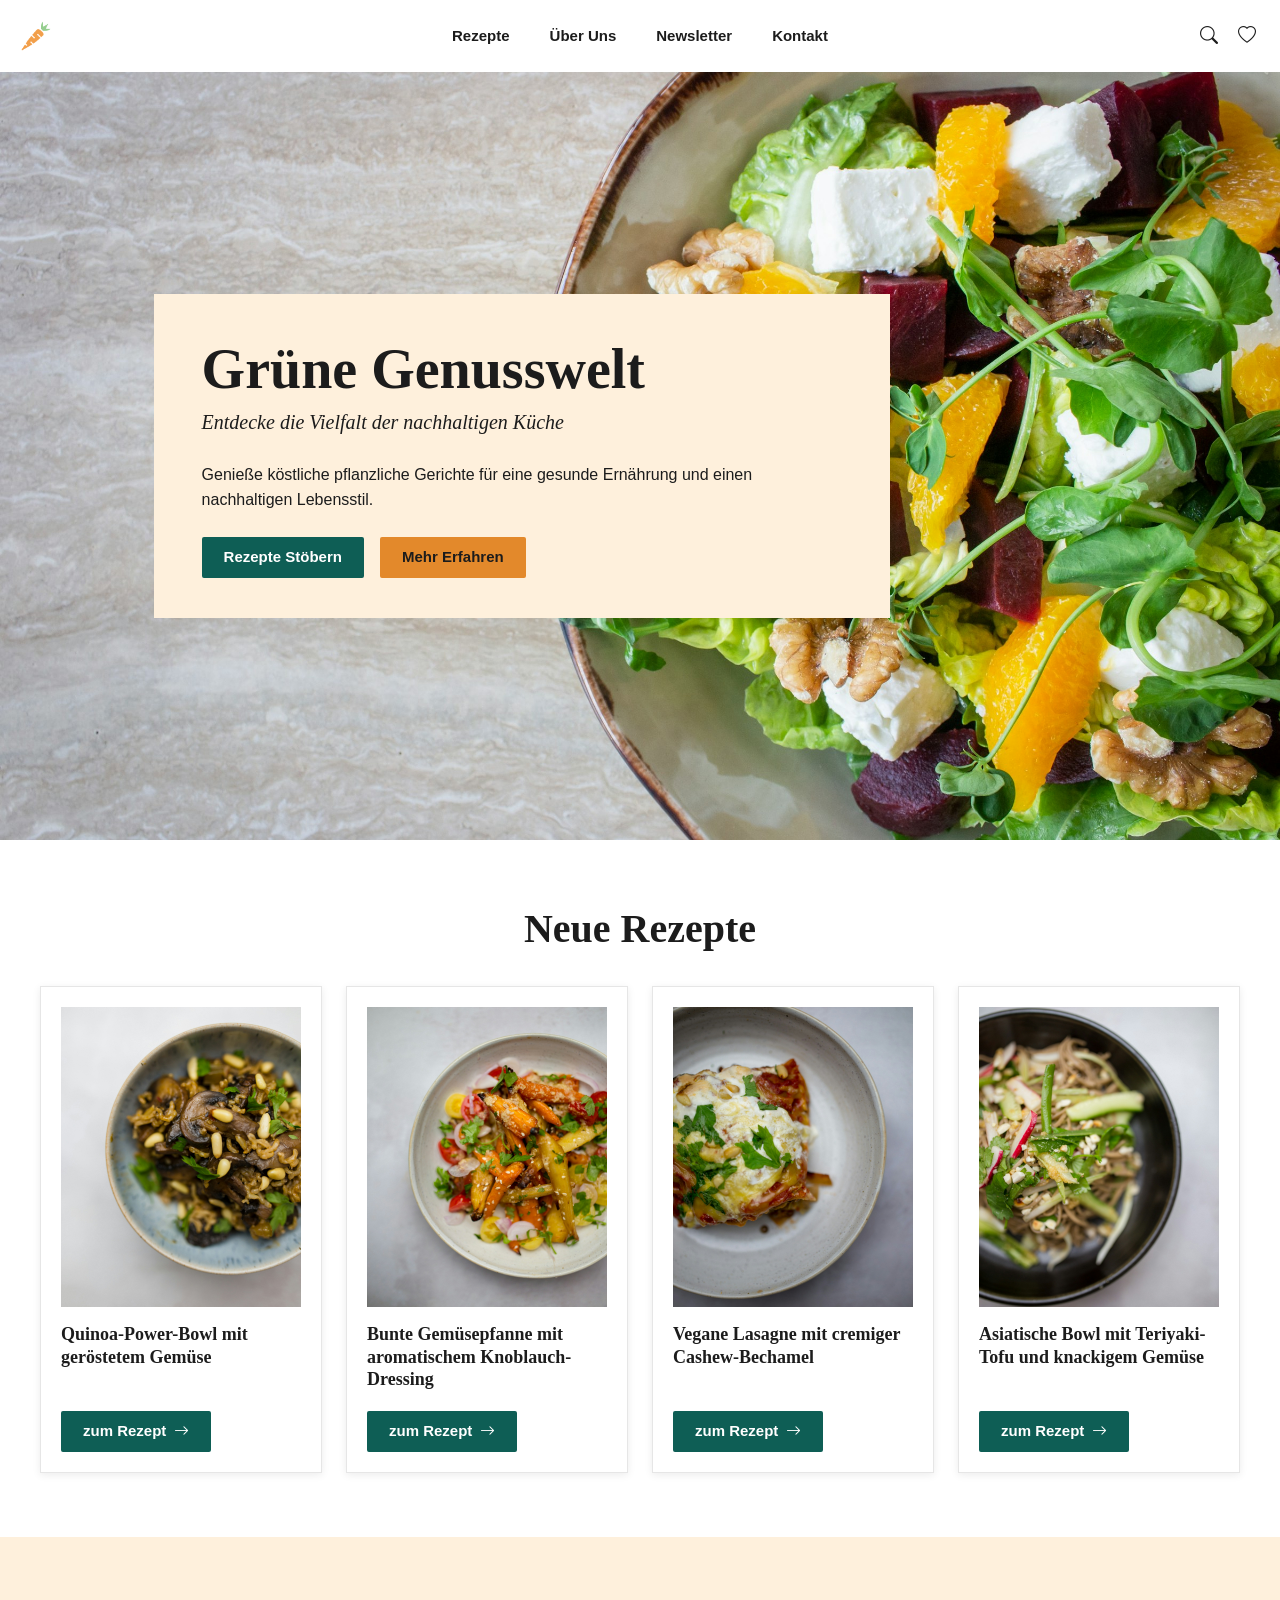
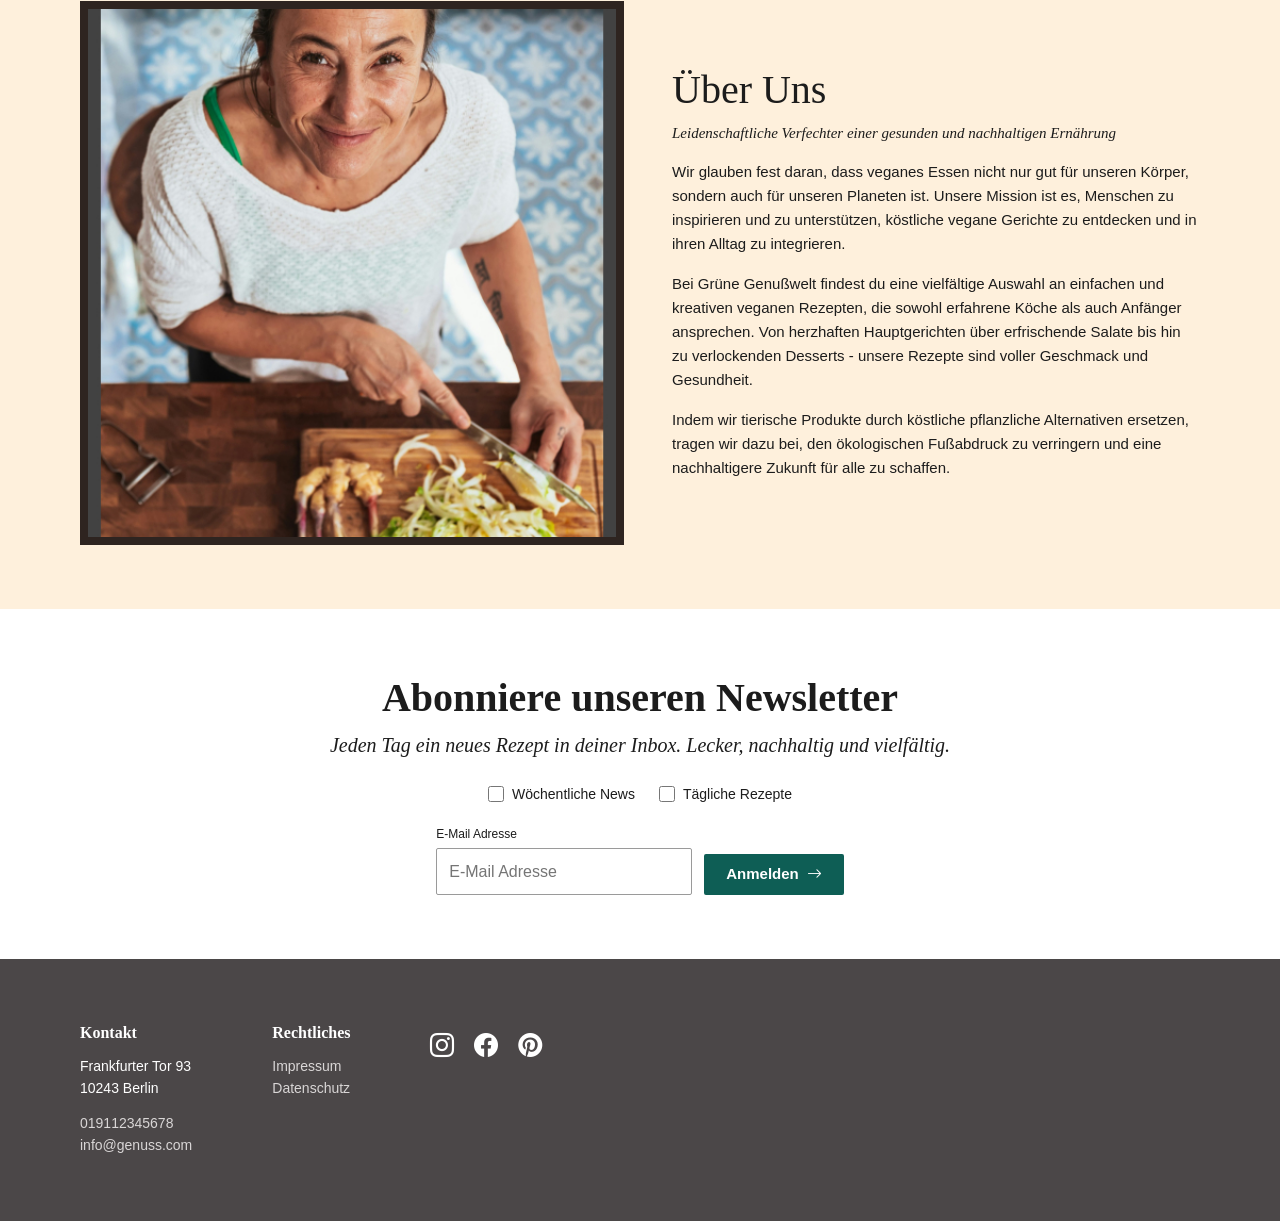
<file: gruene-genusswelt/index.html>
<!DOCTYPE html>
<html lang="de">

<head>
  <meta charset="UTF-8">
  <meta name="viewport" content="width=device-width, initial-scale=1.0">
  <title>Grüne Genusswelt</title>
  <meta name="description"
    content="Genieße köstliche pflanzliche Gerichte für eine gesunde Ernährung und einen nachhaltigen Lebensstil.">

  <meta name="author" content="Christine Hogg - karrieretutor.de">
  <link rel="icon" type="image/x-icon" href="images/gg-logo.png">
  <meta name="robots" content="index, follow">
  <link rel="stylesheet" href="assets/bootstrap-icons-1.13.2/bootstrap-icons.min.css">
  <link rel="stylesheet" href="css/fonts.css">
  <link rel="stylesheet" href="css/variables.css">
  <link rel="stylesheet" href="css/style_2.css">
  <link rel="stylesheet" href="css/sections_2.css">
</head>

<body>
  <header>
    <nav class="flex align-center px-2">
      <a aria-label="zur Startseite" href="index.html"><img src="img/g-g-logo.png" alt="gruene genusswelt logo"></a>
      <ul class="flex">
        <li><a href="#rezepte">Rezepte</a></li>
        <li><a href="#about">Über Uns</a></li>
        <li><a href="#newsletter">Newsletter</a></li>
        <li><a href="#kontakt">Kontakt</a></li>
      </ul>
      <div class="icons">
        <button aria-label="suche"><i class="bi bi-search"></i></button>
        <button aria-label="favoriten"> <i class="bi bi-heart"></i></button>
      </div>
      <button aria-label="menü" onclick="openNav()" class="hamburger"><i class="bi bi-list"></i></button>
      <!-- overlay -->
      <div id="myNav" class="class overlay px-2 py-2 display-none">
        <button onclick="closeNav()" class="closebtn"><i class="bi bi-x-lg"></i></button>
        <div class="overlay-content flex">
          <ul class="flex">
            <li><a onclick="closeNav()" href="#rezepte">Rezepte</a></li>
            <li><a onclick="closeNav()" href="#about">Über Uns</a></li>
            <li><a onclick="closeNav()" href="#newsletter">Newsletter</a></li>
            <li><a onclick="closeNav()" href="#kontakt">Kontakt</a></li>
          </ul>
        </div>
    </nav>

    </div>
  </header>
  <main>
    <section class="hero flex align-center">
      <div class="cta px-3 py-3 flex">
        <div>
          <div>
            <h1>Grüne Genusswelt</h1>
            <p class="subheading">Entdecke die Vielfalt der nachhaltigen Küche</p>
          </div>
          <br>
          <p>Genieße köstliche pflanzliche Gerichte für eine gesunde Ernährung und einen nachhaltigen
            Lebensstil.</p>
        </div>
        <div class="buttons-container flex">
          <a href="#rezepte" class="btn-primary btn">Rezepte Stöbern</a>
          <a href="#about" class="btn-secondary btn">Mehr Erfahren</a>
        </div>
      </div>
    </section>
    <!-- Neue Rezepte -->
    <section id="rezepte" class="neue-rezepte flex align-center py-4">
      <h2>Neue Rezepte</h2>
      <div class="card-container">
        <article class="card">
          <div>
            <img src="img/rezept-1.jpg" alt="Eine Quinoa-Power-Bowl mit geröstetem Gemüse">
            <h3>Quinoa-Power-Bowl mit geröstetem Gemüse</h3>
          </div>
          <a class="btn btn-primary" href="img/rezept-1.jpg">zum Rezept <i class="bi bi-arrow-right"></i></a>
        </article>
        <article class="card">
          <div>
            <img src="img/rezept-2.jpg" alt="Bunte Gemüsepfanne mit aromatischem Knoblauch-Dressing">
            <h3>Bunte Gemüsepfanne mit aromatischem Knoblauch-Dressing</h3>
          </div>
          <a class="btn btn-primary" href="">zum Rezept <i class="bi bi-arrow-right"></i></a>
        </article>
        <article class="card">
          <div>
            <img src="img/rezept-3.jpg" alt="Eine Vegane Lasagne mit cremiger Cashew-Bechamel">
            <h3>Vegane Lasagne mit cremiger Cashew-Bechamel</h3>
          </div>
          <a class="btn btn-primary" href="">zum Rezept <i class="bi bi-arrow-right"></i></a>
        </article>
        <article class="card">
          <div>
            <img src="img/rezept-4.jpg" alt="Eine Asiatische Bowl mit Teriyaki-Tofu und knackigem Gemüse">
            <h3>Asiatische Bowl mit Teriyaki-Tofu und knackigem Gemüse</h3>
          </div>
          <a class="btn btn-primary" href="">zum Rezept <i class="bi bi-arrow-right"></i></a>
        </article>
      </div>
    </section>
    <!-- Über Uns -->
    <section id="about" class="about flex justify-center align-center px-4 py-4">
      <div>
        <img src="img/gg-profile-pic.jpg" alt="Eine Person, die Gemüse schneidet">
      </div>
      <div class="about-text flex">
        <div>
          <h2>Über Uns</h2>
          <p class="subheading">Leidenschaftliche Verfechter einer gesunden und nachhaltigen Ernährung</p>
        </div>
        <p>Wir glauben fest daran, dass veganes Essen nicht nur gut für unseren Körper, sondern auch für unseren
          Planeten ist. Unsere Mission ist es, Menschen zu inspirieren und zu unterstützen, köstliche vegane
          Gerichte zu entdecken und in ihren Alltag zu integrieren.</p>
        <p>Bei Grüne Genußwelt findest du eine vielfältige Auswahl an einfachen und kreativen veganen Rezepten,
          die sowohl erfahrene Köche als auch Anfänger ansprechen. Von herzhaften Hauptgerichten über
          erfrischende Salate bis hin zu verlockenden Desserts - unsere Rezepte sind voller Geschmack und
          Gesundheit.</p>
        <p>Indem wir tierische Produkte durch köstliche pflanzliche Alternativen ersetzen, tragen wir dazu bei,
          den ökologischen Fußabdruck zu verringern und eine nachhaltigere Zukunft für alle zu schaffen.</p>
      </div>
    </section>
    <!-- Newsletter -->
    <section id="newsletter" class="newsletter flex justify-center text-align-center px-4 py-4">
      <div>
        <h2>Abonniere unseren Newsletter</h2>
        <p class="subheading">Jeden Tag ein neues Rezept in deiner Inbox. Lecker, nachhaltig und vielfältig.</p>
      </div>
      <form action="#" method="post" class="newsletter-form flex">
        <div class="checkboxes flex justify-center">
          <div class="checkbox-1 flex"><label for="weekly">Wöchentliche News</label>
            <input type="checkbox" name="weekly" id="weekly">
          </div>
          <div class="checkbox-2 flex"><label for="daily">Tägliche Rezepte</label>
            <input type="checkbox" name="daily" id="daily">
          </div>
        </div>
        <div class="anmelden flex justify-center">
          <div class="flex text-align-left">
            <label for="email">E-Mail Adresse</label>
            <input type="email" id="email" name="email" placeholder="E-Mail Adresse">
          </div>
          <button class="btn-primary btn" type="submit">Anmelden <i class="bi bi-arrow-right"></i></button>
        </div>
      </form>
    </section>
  </main>
  <footer id="kontakt" class="flex px-4 py-4">
    <div class="contact flex">
      <h4>Kontakt</h4>
      <address>Frankfurter Tor 93 <br>
        10243 Berlin</address>
      <div>
        <a href="tel:019112345678">019112345678</a><br>
        <a href="mailto:info@genuss.com">info@genuss.com</a>
      </div>
    </div>
    <div class="rechtliches flex">
      <h4>Rechtliches</h4>
      <ul>
        <li><a href="#">Impressum</a></li>
        <li><a href="#">Datenschutz</a></li>
      </ul>
    </div>
    <div class="social-icons flex">
      <a aria-label="instagram" href="#"><i class="bi bi-instagram"></i></a>
      <a aria-label="facebook" href="#"><i class="bi bi-facebook"></i></a>
      <a aria-label="instagram" href="#"><i class="bi bi-pinterest"></i></a>
    </div>
  </footer>
  <script>
    function openNav() {
      document.getElementById("myNav").classList.add("display-block");
      document.querySelector("main").style.filter= "brightness(45%)";
      document.querySelector("body").style.overflow= "hidden";
    }
    function closeNav() {
      document.getElementById("myNav").classList.remove("display-block");
      document.querySelector("main").style.filter = "brightness(100%)";
      document.querySelector("body").style.overflow = "visible";
    }
  </script>
</body>

</html>

</body>

</html>
</file>
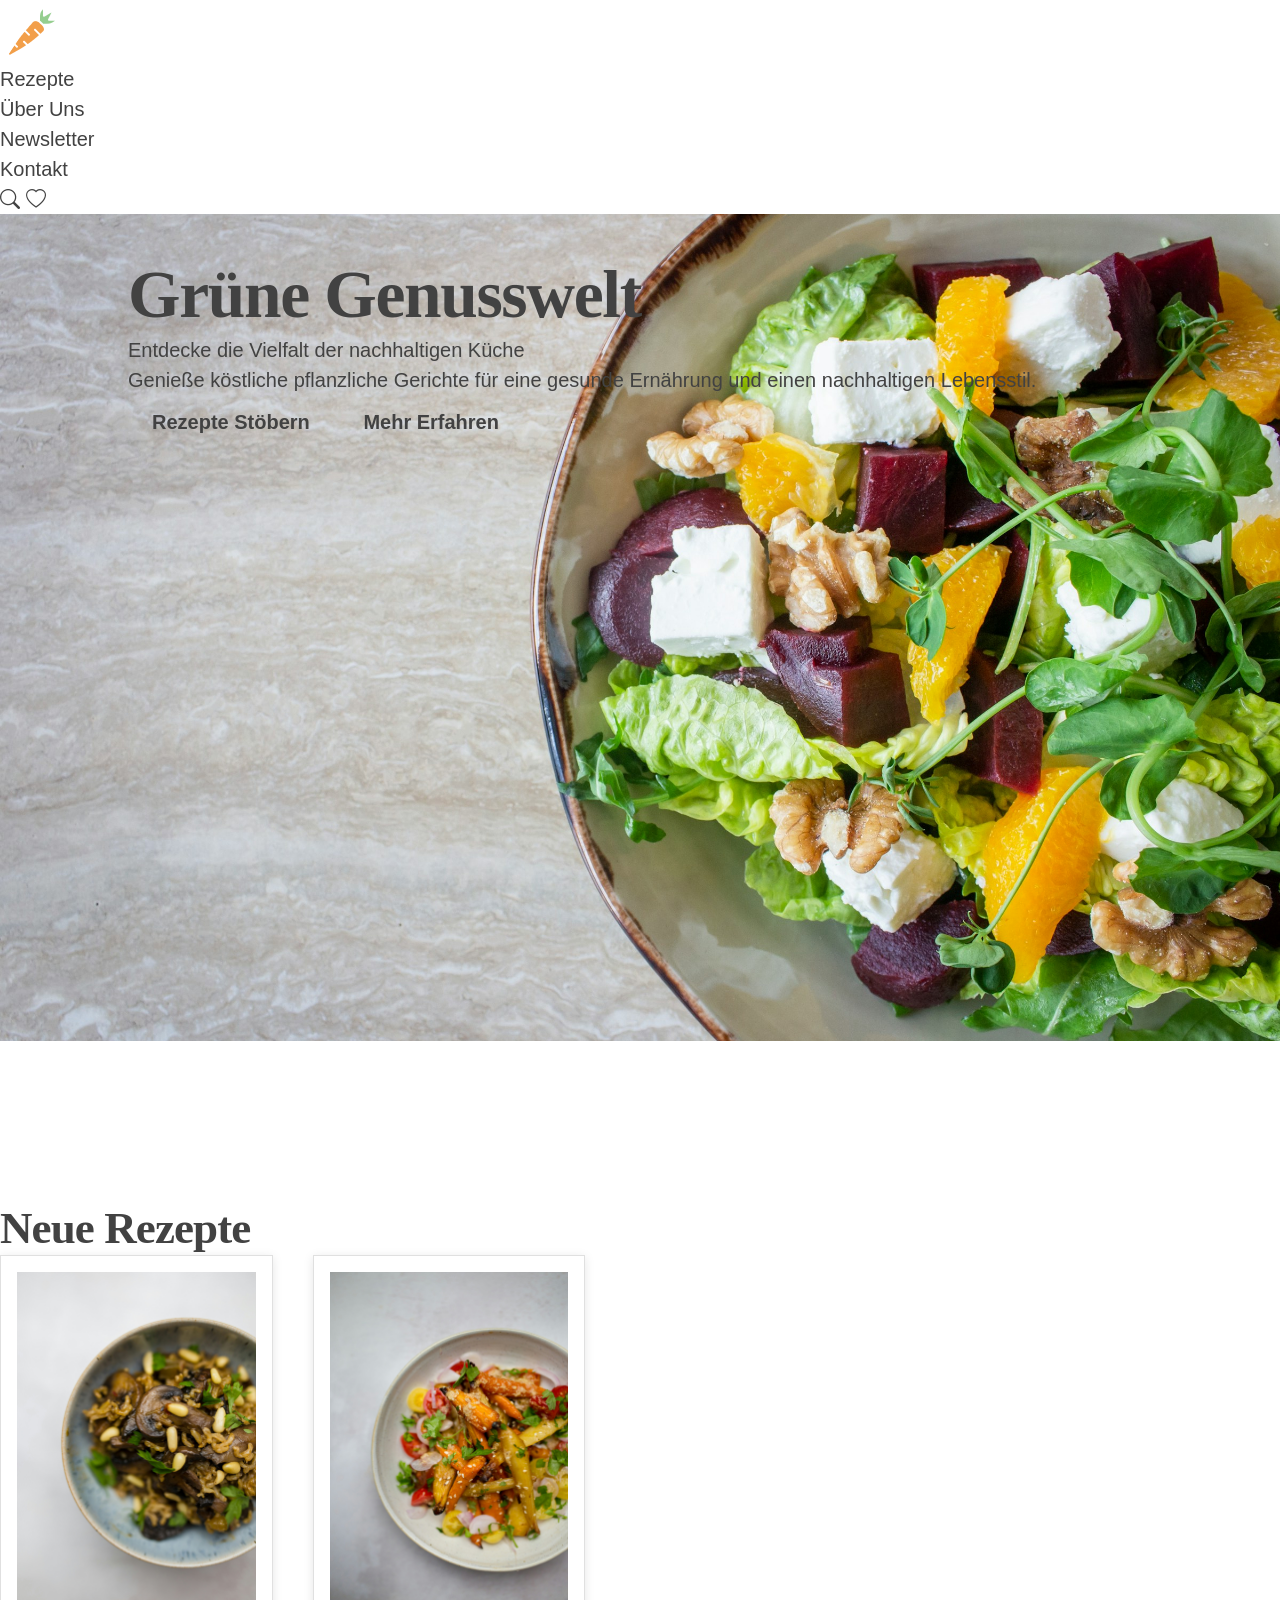
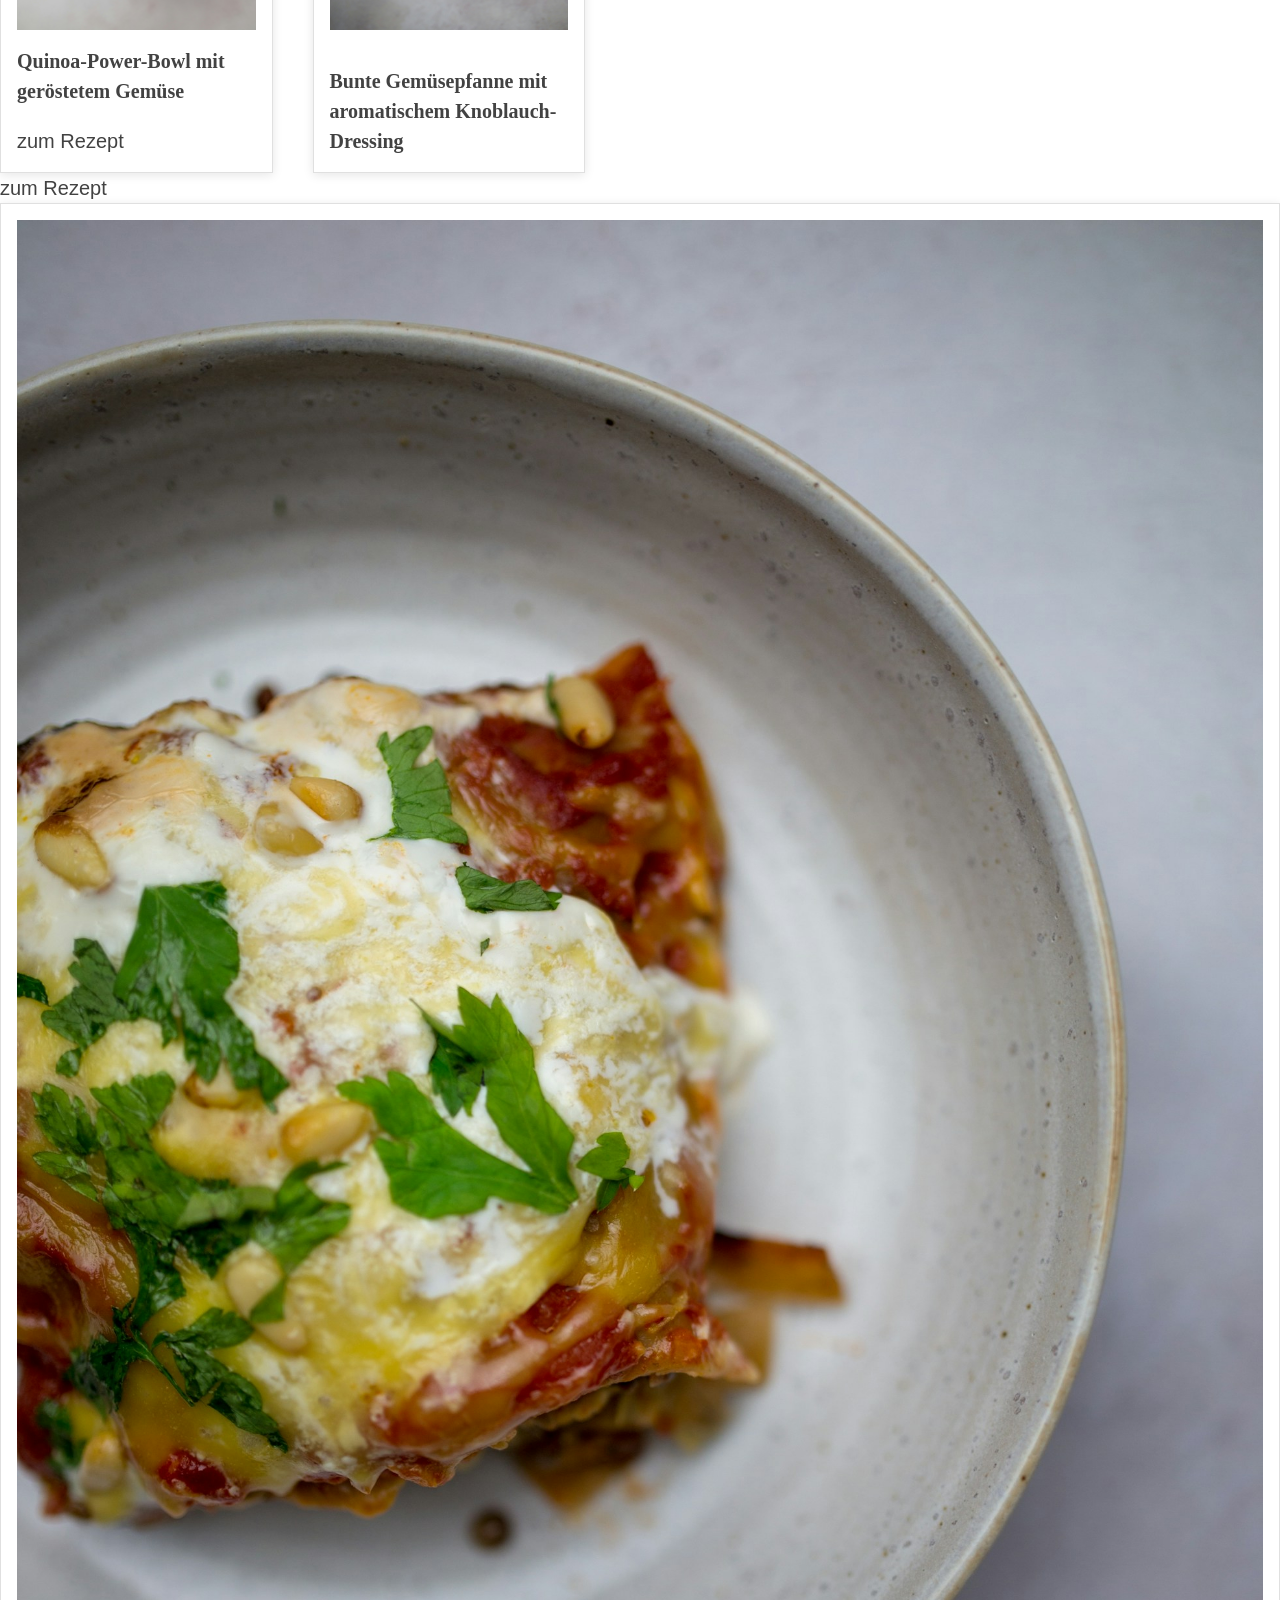
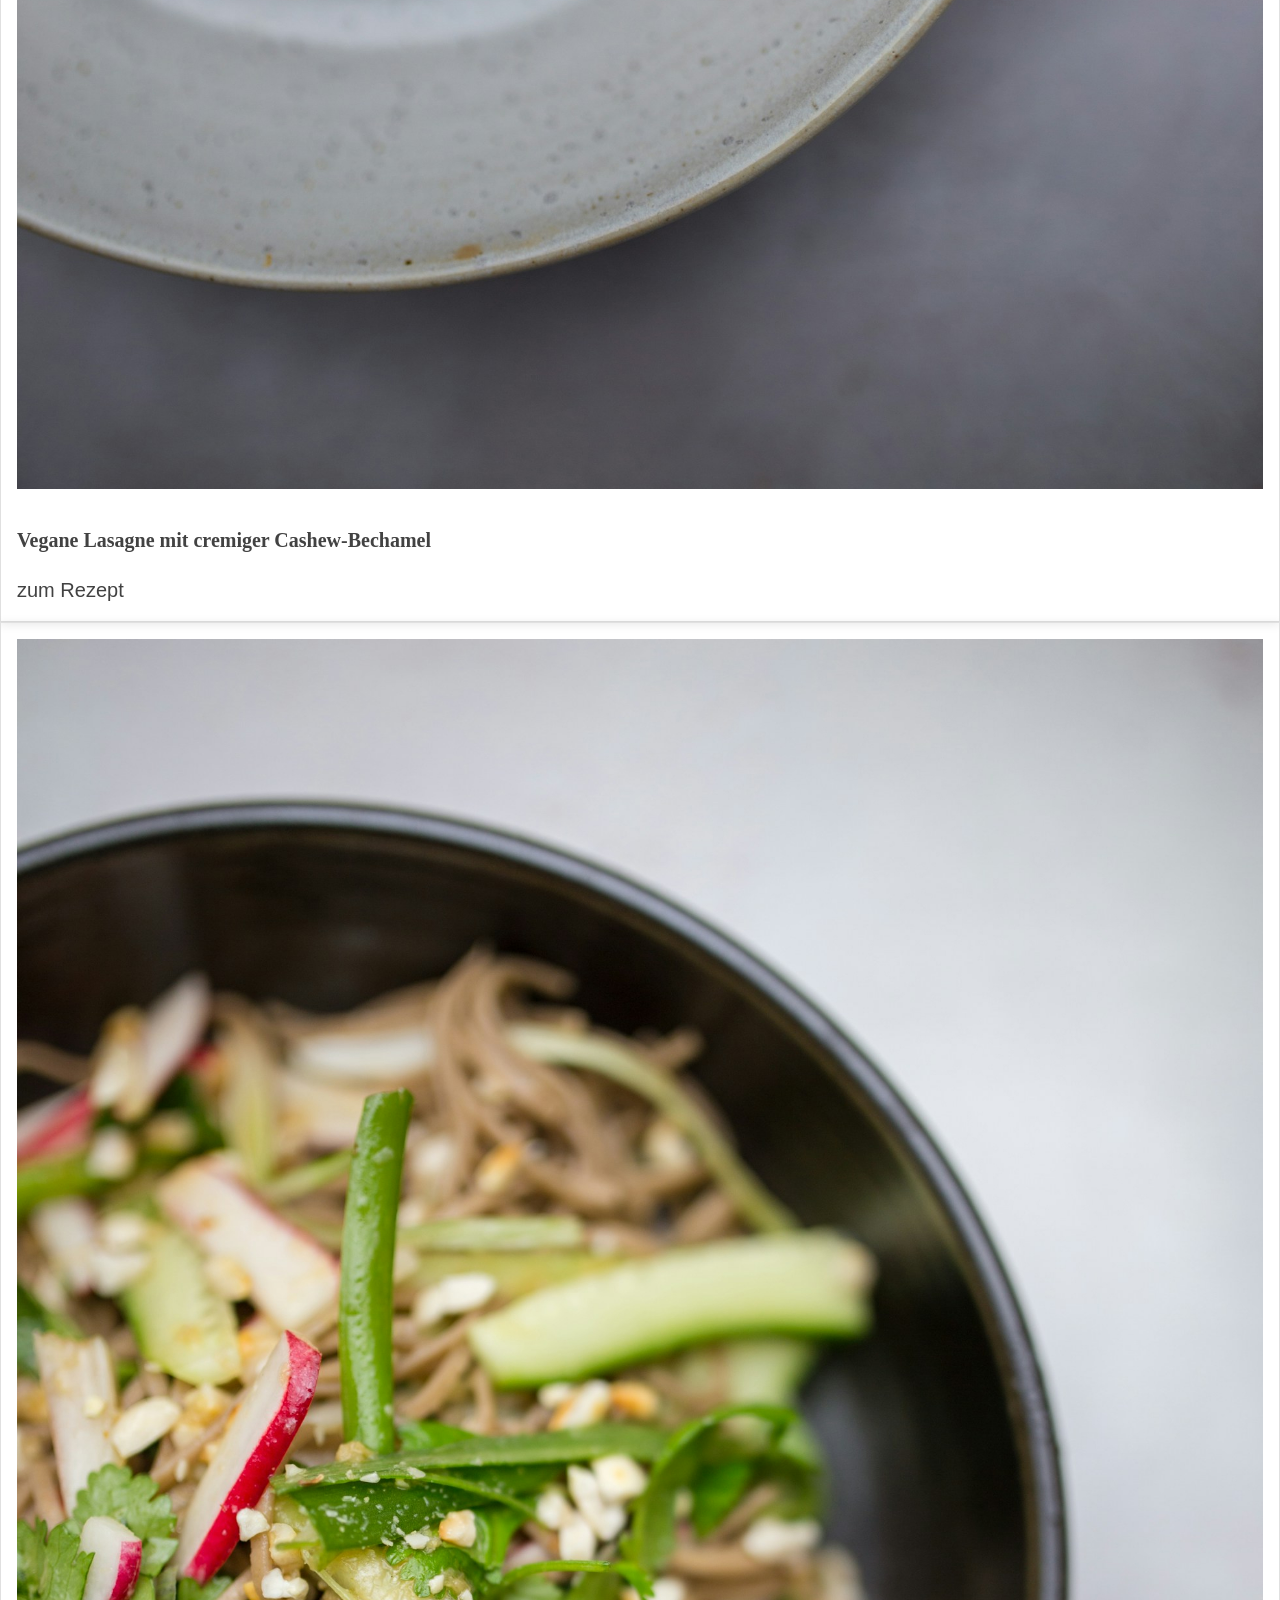
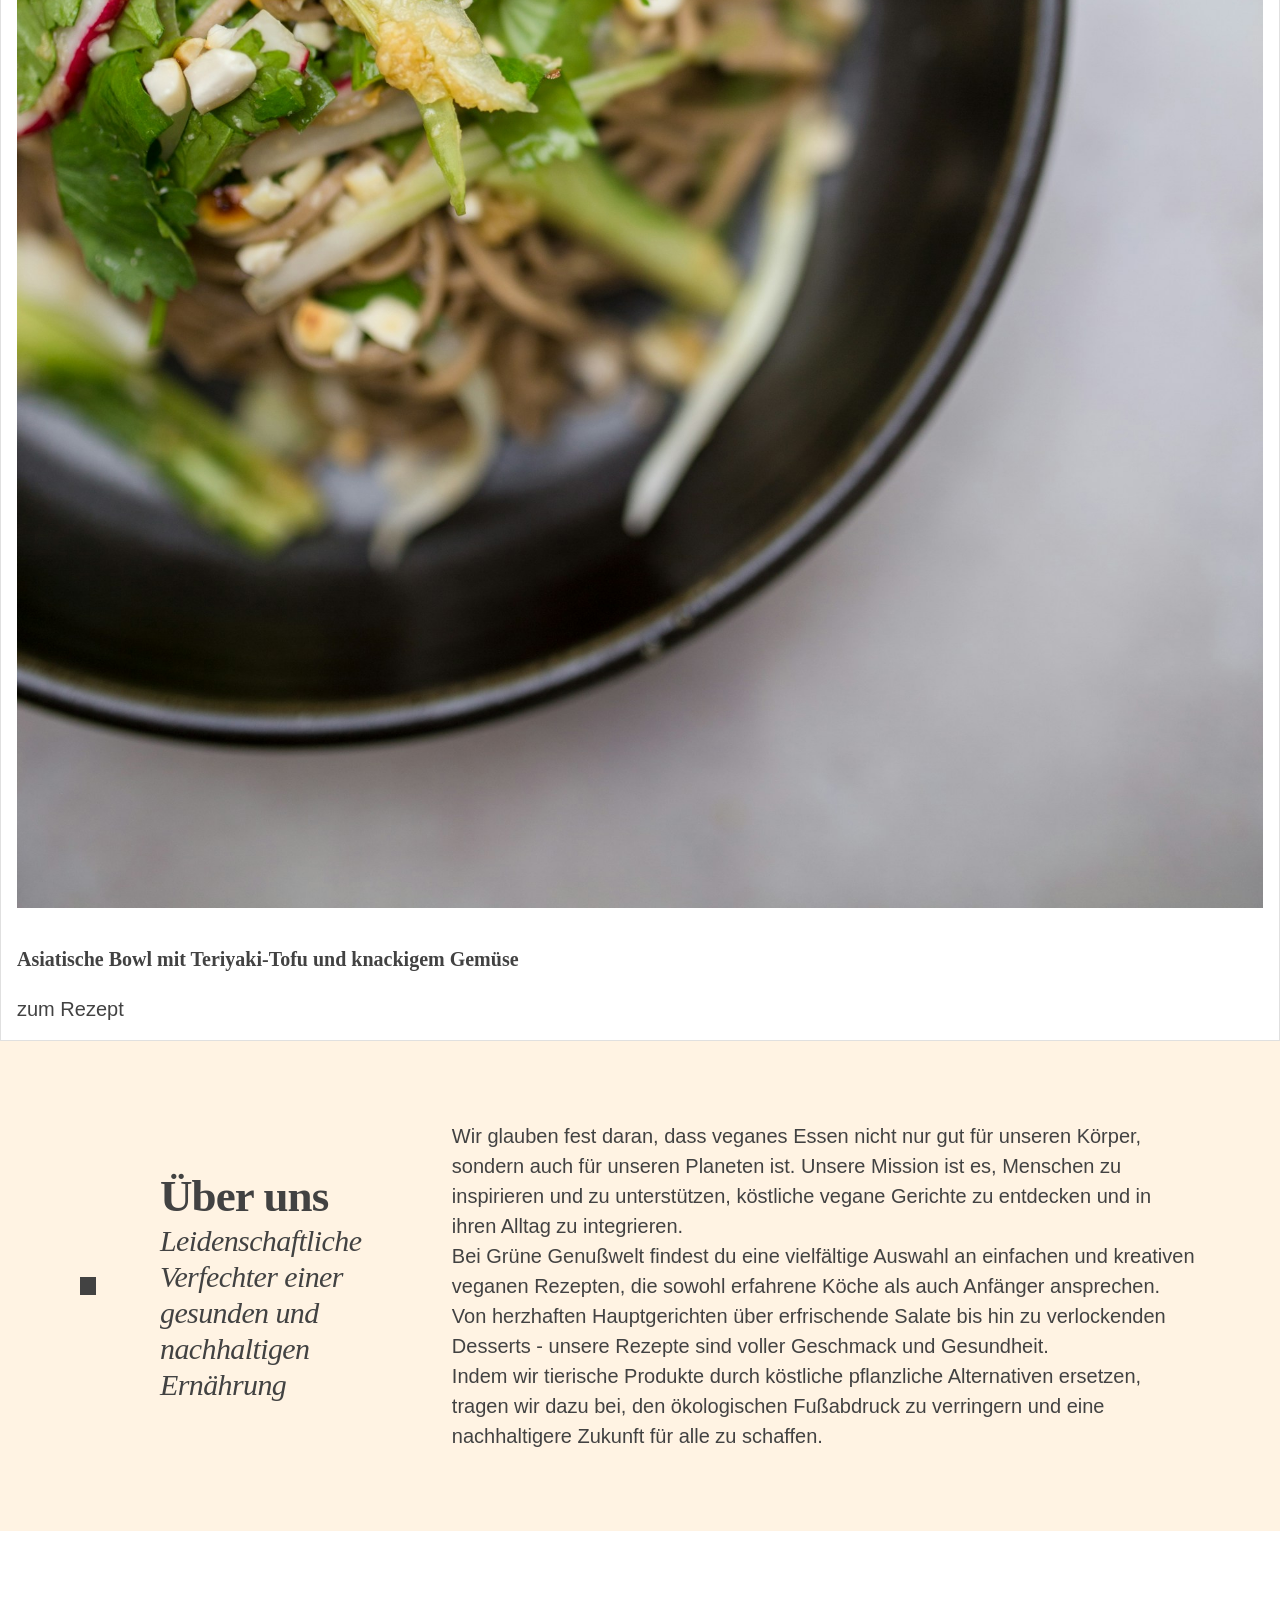
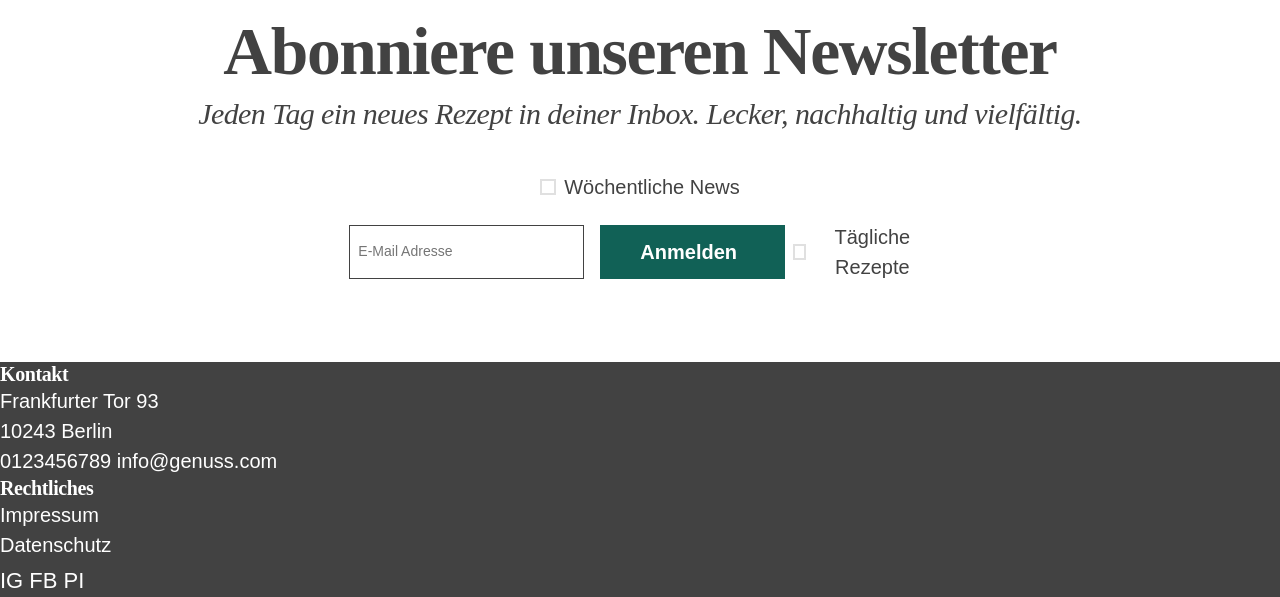
<file: gruene-genusswelt/.index.html>
<!DOCTYPE html>
<html lang="de">

<head>
  <meta charset="UTF-8">
  <meta name="viewport" content="width=device-width, initial-scale=1">
  <title>Grüne Genusswelt</title>
  <meta name="description"
    content="Genieße köstliche pflanzliche Gerichte für eine gesunde Ernährung und einen nachhaltigen Lebensstil.">
  <meta name="author" content="Anna - karrieretutor.de">
  <link rel="icon" type="image/x-icon" href="../gruene-genusswelt/img/g-g-logo.png">
  <meta name="robots" content="index, follow">
  <link rel="stylesheet" href="assets/bootstrap-icons-1.13.2/bootstrap-icons.min.css">
  <link rel="stylesheet" href="css/fonts.css">
  <link rel="stylesheet" href="css/variables.css">
  <link rel="stylesheet" href="css/style.css">
  <link rel="stylesheet" href="css/sections.css">
</head>

<body>

  <header class="header">
    <a href="index.html" class="logo" aria-label="index.html"><img src="img/carrot-logo.png" alt="Karotten-Logo"></a>
    <nav>
      <ul class="nav-list">
        <li><a href="#rezepte">Rezepte</a></li>
        <li><a href="#about">Über Uns</a></li>
        <li><a href="#newsletter">Newsletter</a></li>
        <li><a href="#kontakt">Kontakt</a></li>
      </ul>
    </nav>
    <div>
      <i class="bi bi-search"></i>
      <i class="bi bi-heart"></i>
    </div>
  </header>

  <main>
    <section class="hero">
      <div class="hero-box">
        <h1>Grüne Genusswelt</h1>
        <p class="byline">Entdecke die Vielfalt der nachhaltigen Küche</p>
        <p>Genieße köstliche pflanzliche Gerichte für eine gesunde Ernährung und einen nachhaltigen Lebensstil.</p>
        <div class="hero-buttons">
          <a href="#rezepte" class="btn btn-green">Rezepte Stöbern</a>
          <a href="#about" class="btn btn-yellow">Mehr Erfahren</a>
        </div>
      </div>
    </section>

    <!-- neue Rezepte -->
    <section class="neue-rezepte flex align-center py-4"></section>
    <h2>Neue Rezepte</h2>
    <div class="card-container">
      <article class="card">
        <div>
          <img src="img/rezept-1.jpg" alt="eine bowl">
          <h3>Quinoa-Power-Bowl mit geröstetem Gemüse</h3>
        </div>
        <a href="">zum Rezept <i class="bi-bi-arrow-right"></i></a>
      </article>
      <article class="card"> <img src="img/rezept-2.jpg" alt="eine bowl">
        <h3>Bunte Gemüsepfanne mit aromatischem Knoblauch-Dressing</h3>
    </div>
    <a href="">zum Rezept <i class="bi-bi-arrow-right"></i></a></article>
    <article class="card"> <img src="img/rezept-3.jpg" alt="eine bowl">
      <h3>Vegane Lasagne mit cremiger Cashew-Bechamel</h3>
      </div>
      <a href="">zum Rezept <i class="bi-bi-arrow-right"></i></a>
    </article>
    <article class="card"> <img src="img/rezept-4.jpg" alt="eine bowl">
      <h3>Asiatische Bowl mit Teriyaki-Tofu und knackigem Gemüse</h3>
      </div>
      <a href="">zum Rezept <i class="bi-bi-arrow-right"></i></a>
    </article>
    </div>
    </section>
    <!-- über Uns -->
    <section class="about flex justify-center align-center px-4 py-4">
      <div>
        <img src="img/gg-profile-pic.jpg" alt="eine person die gemüse schneidet">
      </div>
      <div class="about text">
        <h2>Über uns</h2>
        <p class="subheading">Leidenschaftliche Verfechter einer gesunden und nachhaltigen Ernährung</p>
      </div>
      <div>
        <p>Wir glauben fest daran, dass veganes Essen nicht nur gut für unseren Körper, sondern auch für unseren
          Planeten ist. Unsere Mission ist es, Menschen zu inspirieren und zu unterstützen, köstliche vegane Gerichte zu
          entdecken und in ihren Alltag zu integrieren.
        </p>
        <p>Bei Grüne Genußwelt findest du eine vielfältige Auswahl an einfachen und kreativen veganen Rezepten, die
          sowohl erfahrene Köche als auch Anfänger ansprechen. Von herzhaften Hauptgerichten über erfrischende Salate
          bis hin zu verlockenden Desserts - unsere Rezepte sind voller Geschmack und Gesundheit.
        </p>
        <p>Indem wir tierische Produkte durch köstliche pflanzliche Alternativen ersetzen, tragen wir dazu bei, den
          ökologischen Fußabdruck zu verringern und eine nachhaltigere Zukunft für alle zu schaffen.</p>
      </div>
    </section>
    <!-- newsletter -->
    <section class="newsletter flex justify-center text-align-center px-4 py-4">
      <div>
        <h2>Abonniere unseren Newsletter</h2>
        <p class="subheading">Jeden Tag ein neues Rezept in deiner Inbox. Lecker, nachhaltig und vielfältig.</p>
      </div>
      <form action="#" method="post" class="newsletter-form flex">
        <div class="checkboxes flex justify-center">
          <div- class="checkbox-1 flex">
            <label for="weekly">Wöchentliche News</label>
            <input type="checkbox" name="weekly" id="weekly">
        </div>
        <div- class="checkbox-2 flex">
          <label for="daily">Tägliche Rezepte</label>
          <input type="checkbox" name="daily" id="daily">
          </div>
          <div class="anmelden flex justify-center">
            <div class="flex text-align-left">
              <label for="email">E-Mail Adresse</label>
              <input type="email" name="email" id="email" placeholder="E-Mail Adresse">
            </div>
            <button class="btn-primary btn" type="submit">Anmelden <ic class="bi-bi-arrow-right"></i></button>

          </div>
      </form>
    </section>
  </main>
  <footer>
    <div class="contact">
      <h4>Kontakt</h4>
      <address>
        <p>Frankfurter Tor 93<br>10243 Berlin</p>
        <a href="tel:0123456789">0123456789</a>
        <a href="mailto:info@genuss.com">info@genuss.com</a>
      </address>

    </div>
    <div class="rechtliches">
      <h4>Rechtliches</h4>
      <ul>
        <li><a href="#">Impressum</a></li>
        <li><a href="#">Datenschutz</a></li>
      </ul>

    </div>
    <div class="social-icons">
      <a href="#" aria-label="Instagram">IG</a>
      <a href="#" aria-label="Facebook">FB</a>
      <a href="#" aria-label="Pinterest">PI</a>

    </div>

  </footer>
</body>

</html>
</file>
<file: gruene-genusswelt/css/fonts.css>
@font-face {
    font-family: 'Hind Mandurai';
    src: url(../fonts/HindMandurai-Regular.woff2)
    format ('woff2'), url ('../fonts/HindManudrai-Regular.woff') format ('woff');
    font-weight: normal;
    font-style: normal;
    font-display: swap;
}
@font-face {
    font-family: 'Hind Mandurai';
    src: url(../fonts/HindMandurai-Bold.woff2)
    format ('woff2'), url ('../fonts/HindManudrai-Bold.woff') format ('woff');
    font-weight: bold;
    font-style: normal;
    font-display: swap;
}
@font-face {
    font-family: 'Libre Baskerville';
    src: url(../fonts/LibreBaskerville-Bold.woff2)
    format ('woff2'), url ('../fonts/LibreBaskerville-Bold.woff') format ('woff');
    font-weight: bold;
    font-style: normal;
    font-display: swap;
}
@font-face {
    font-family: 'Lora';
    src: url(../fonts/Lora-italic.woff2)
    format ('woff2'), url ('../fonts/Lora-italic.woff') format ('woff');
    font-weight: normal;
    font-style: italic;
    font-display: swap;
}
</file>
<file: gruene-genusswelt/css/variables.css>
/* Design Tokens laut Styleguide */
:root {
  /* Farben */
  --primary: #116156;   /* Logo, Call-to-actions, Highlights */
  --secondary: #edaa05; /* sekundäre CTAs */
  --base: #fff3e3;      /* Hintergrund */
  --light: #e0e0e0;     /* Checkbox */
  --dark: #424242;      /* Textfarbe */
  --white: #ffffff;

  /* Schriften */
  --font-head: "Libre Baskerville", Georgia, serif;
  --font-byline: "Lora", Georgia, serif;
  --font-body: "Hind Madurai", Arial, sans-serif;

  /* Typescale (1rem = 20px) */
  --fs-h1: 3.375rem;   /* 67,5px */
  --fs-h2: 2.25rem;    /* 45px */
  --fs-byline: 1.5rem; /* 30px */
  --fs-h3: 1.5rem;     /* 30px */
  --fs-h4: 1rem;       /* 20px */
  --fs-body: 1rem;     /* 20px */
  --ls-head: -0.02em;
  --lh-head: 1.2;
  --lh-body: 1.5;

  /* Spacing */
  --sp-08: 0.8rem; /* 16px */
  --sp-10: 1rem;   /* 20px */
  --sp-12: 1.2rem; /* 24px */
  --sp-20: 2rem;   /* 40px */
  --sp-24: 2.4rem; /* 48px */
  --sp-32: 3.2rem; /* 64px */
  --sp-40: 4rem;   /* 80px */

  /* Layout */
  --container: 60.5rem;
  --shadow-card: 0 2px 10px rgba(0, 0, 0, 0.1);
}
</file>
<file: gruene-genusswelt/css/style_2.css>
/* ==========================================================
   style.css – Reset, Basis, Utilities, Buttons, Header, Overlay-Menü
   Reihenfolge im HTML: fonts.css, variables.css, style.css, sections.css
   Variablennamen sind ANNAHMEN – Fallbackwerte nach dem Komma.
   Hinweis zur Spezifität: Elementselektoren (z. B. "header nav ul")
   verlieren gegen Klassen wie ".flex". Deshalb stehen unten teils
   Selektoren wie "ul.flex".
   ========================================================== */

/* ---------- Reset ---------- */
*,
*::before,
*::after {
    box-sizing: border-box;
    margin: 0;
    padding: 0;
}

html {
    scroll-behavior: smooth;
}

body {
    font-family: var(--font-body, "Hind Madurai", sans-serif);
    font-size: 1rem;
    line-height: 1.6;
    color: var(--color-text, #1c1c1c);
    background-color: var(--color-bg, #fff);
}

/* Scrollen der Seite sperren, solange das Overlay offen ist */
body:has(.overlay.display-block) {
    overflow: hidden;
}

img {
    display: block;
    max-width: 100%;
}

ul {
    list-style: none;
}

a {
    color: inherit;
    text-decoration: none;
}

button {
    font: inherit;
    color: inherit;
    background: none;
    border: none;
    cursor: pointer;
}

input,
label {
    font: inherit;
}

:focus-visible {
    outline: 3px solid var(--color-primary, #0e5e55);
    outline-offset: 2px;
}

/* ---------- Typografie ---------- */
h1,
h2,
h3,
h4 {
    font-family: var(--font-heading, "Libre Baskerville", serif);
    font-weight: 700;
    line-height: 1.25;
}

h1 { font-size: clamp(2rem, 5vw, 3.5rem); }
h2 { font-size: clamp(1.625rem, 3.5vw, 2.5rem); }
h3 { font-size: 1.125rem; }
h4 { font-size: 1.0625rem; }

.subheading {
    font-family: var(--font-subheading, "Lora", serif);
    font-size: clamp(1.0625rem, 2vw, 1.25rem);
    font-style: italic;
    line-height: 1.4;
}

/* ---------- Utilities (im HTML verwendet) ---------- */
.flex { display: flex; }
.align-center { align-items: center; }
.justify-center { justify-content: center; }
.text-align-center { text-align: center; }
.text-align-left { text-align: left; }

.px-2 { padding-inline: var(--space-2, 1rem); }
.px-3 { padding-inline: var(--space-3, 1.5rem); }
.px-4 { padding-inline: var(--space-4, 2rem); }
.py-2 { padding-block: var(--space-2, 1rem); }
.py-3 { padding-block: var(--space-3, 1.5rem); }
.py-4 { padding-block: var(--space-4, 2rem); }

@media (min-width: 1024px) {
    .px-4 { padding-inline: var(--space-6, 5rem); }
    .py-4 { padding-block: var(--space-6, 4rem); }
}

/* ---------- Buttons ---------- */
.btn {
    display: inline-flex;
    align-items: center;
    justify-content: center;
    gap: 0.5rem;
    padding: 0.6rem 1.25rem;
    border: 2px solid transparent;
    border-radius: var(--radius-btn, 0.125rem);
    font-family: var(--font-body, "Hind Madurai", sans-serif);
    font-size: 0.9375rem;
    font-weight: 600;
    line-height: 1.2;
    color: #fff;
    transition: background-color 0.2s, border-color 0.2s;
}

.btn-primary {
    background-color: var(--color-primary, #0e5e55);
    border-color: var(--color-primary, #0e5e55);
}

.btn-primary:hover {
    background-color: var(--color-primary-dark, #0a4640);
    border-color: var(--color-primary-dark, #0a4640);
}

.btn-secondary {
    background-color: var(--color-accent, #e3892b);
    border-color: var(--color-accent, #e3892b);
    color: var(--color-accent);
}

.btn-secondary:hover {
    background-color: var(--color-accent-dark, #c4731c);
    border-color: var(--color-accent-dark, #c4731c);
}

/* ---------- Header / Navigation ---------- */
header {
    position: sticky;
    top: 0;
    z-index: 10;
    background-color: var(--color-bg, #fff);
}

header nav {
    gap: 1rem;
    min-height: 4.5rem;
}

/* Logo und Icons je flex: 1 -> Linkliste sitzt mittig */
header nav > a {
    flex: 1 1 0;
}

header nav > a img {
    height: 2.5rem;
    width: auto;
}

header nav > ul.flex {
    gap: 2.5rem;
}

header nav > ul.flex a {
    font-size: 0.9375rem;
    font-weight: 700;
    padding-block: 0.25rem;
    border-bottom: 2px solid transparent;
    transition: border-color 0.2s;
}

header nav > ul.flex a:hover {
    border-bottom-color: var(--color-primary, #0e5e55);
}

header .icons {
    flex: 1 1 0;
    display: flex;
    justify-content: flex-end;
    gap: 0.25rem;
}

header .icons button,
.hamburger {
    border-radius: 50%;
    transition: background-color 0.2s;
}

header .icons button {
    font-size: 1.125rem;
    padding: 0.5rem;
}

header .icons button:hover,
.hamburger:hover {
    background-color: var(--color-light, #fef0dc);
}

/* Hamburger: nur mobil sichtbar */
.hamburger {
    display: none;
    font-size: 1.75rem;
    line-height: 1;
    padding: 0.375rem 0.5rem;
}

/* ---------- Overlay-Menü ---------- */
.overlay {
    position: fixed;
    inset: 0;
    z-index: 100;
    overflow-y: auto;
    background-color: var(--color-primary, #0e5e55);
    color: #fff;
}

.overlay .closebtn {
    position: absolute;
    top: 1rem;
    right: 1rem;
    padding: 0.5rem;
    font-size: 1.5rem;
    line-height: 1;
    color: #fff;
}

.overlay .overlay-content {
    min-height: 100%;
    align-items: center;
    justify-content: center;
}

.overlay .overlay-content ul {
    flex-direction: column;
    align-items: center;
    gap: 1.75rem;
    text-align: center;
}

.overlay .overlay-content a {
    font-family: var(--font-heading, "Libre Baskerville", serif);
    font-size: 1.5rem;
    font-weight: 700;
    padding-bottom: 0.25rem;
    border-bottom: 2px solid transparent;
}

.overlay .overlay-content a:hover,
.overlay .overlay-content a:focus-visible {
    border-bottom-color: #fff;
}

.overlay :focus-visible {
    outline-color: #fff;
}
</file>
<file: gruene-genusswelt/css/sections_2.css>
/* ==========================================================
   sections.css – Hero, Neue Rezepte, Über uns, Newsletter, Footer
   Breakpoints: Desktop ab 1024px, Tablet 768–1023px, Mobil bis 767px.
   Farbwerte (Fallbacks) sind aus den Screenshots geschätzt.
   sections.css lädt nach style.css: bei gleicher Spezifität gewinnt
   diese Datei gegenüber den Utilities (.px-*, .py-*).
   ========================================================== */

/* ---------- Hero ---------- */
.hero {
    min-height: min(60vw, 52rem);
    padding-inline: clamp(1.5rem, 12vw, 11rem);
    /* Bildpfad ANNAHME – an tatsächliche Datei anpassen */
    background: url("../img/gg-hero.jpg") center / cover no-repeat;
}

.hero .cta {
    flex-direction: column;
    gap: 1.5rem;
    width: 100%;
    max-width: 46rem;
    padding: 2.5rem 3rem;
    background-color: var(--color-light, #fef0dc);
    color: var(--color-text, #1c1c1c);
}

.hero .cta h1 {
    margin-bottom: 0.25rem;
}

.hero .buttons-container {
    flex-wrap: wrap;
    gap: 1rem;
}

/* ---------- Neue Rezepte ---------- */
.neue-rezepte {
    flex-direction: column;
    gap: 2rem;
    padding-inline: var(--space-4, 2rem);
    background-color: var(--color-bg, #fff);
}

.neue-rezepte .card-container {
    display: grid;
    grid-template-columns: repeat(4, 1fr);
    gap: 1.5rem;
    width: 100%;
    max-width: 75rem;
}

.neue-rezepte .card {
    display: flex;
    flex-direction: column;
    justify-content: space-between;
    gap: 1.25rem;
    padding: 1.25rem;
    background-color: #fff;
    border: 1px solid #e6e6e6;
    box-shadow: 0 2px 8px rgba(0, 0, 0, 0.08);
}

.neue-rezepte .card img {
    width: 100%;
    aspect-ratio: 4 / 5;
    object-fit: cover;
}

.neue-rezepte .card h3 {
    margin-top: 1rem;
}

.neue-rezepte .card .btn {
    align-self: flex-start;
}

/* ---------- Über uns ---------- */
.about {
    gap: 3rem;
    background-color: var(--color-light, #fef0dc);
}

.about > div:first-child {
    flex: 0 1 34rem;
}

.about > div:first-child img {
    width: 100%;
    aspect-ratio: 1 / 1;
    object-fit: cover;
    border: 0.5rem solid var(--color-frame, #2e2420);
}

.about .about-text {
    flex: 1 1 0;
    max-width: 38rem;
    flex-direction: column;
    gap: 1rem;
}

.about .about-text h2 {
    font-weight: 400;
    margin-bottom: 0.5rem;
}

.about .about-text p {
    font-size: 0.9375rem;
}

/* ---------- Newsletter ---------- */
.newsletter {
    flex-direction: column;
    align-items: center;
    gap: 1.5rem;
    background-color: var(--color-bg, #fff);
}

.newsletter .subheading {
    margin-top: 0.5rem;
}

.newsletter .newsletter-form {
    flex-direction: column;
    align-items: center;
    gap: 1.25rem;
    width: 100%;
}

.newsletter .checkboxes {
    flex-wrap: wrap;
    gap: 0.75rem 1.5rem;
}

/* Im HTML steht das Label vor der Checkbox; der Screenshot zeigt die
   Checkbox links -> Reihenfolge per row-reverse umgekehrt. */
.newsletter .checkbox-1,
.newsletter .checkbox-2 {
    flex-direction: row-reverse;
    align-items: center;
    gap: 0.5rem;
    font-size: 0.875rem;
}

.newsletter input[type="checkbox"] {
    width: 1rem;
    height: 1rem;
    accent-color: var(--color-primary, #0e5e55);
}

.newsletter .anmelden {
    flex-wrap: wrap;
    align-items: flex-end;
    gap: 0.75rem;
}

.newsletter .anmelden > div {
    flex-direction: column;
    gap: 0.25rem;
}

.newsletter .anmelden label {
    font-size: 0.75rem;
}

.newsletter input[type="email"] {
    width: 16rem;
    max-width: 100%;
    padding: 0.6rem 0.75rem;
    border: 1px solid #9a9a9a;
    border-radius: 0.125rem;
    background-color: #fff;
    color: var(--color-text, #1c1c1c);
}

/* ---------- Footer ---------- */
footer {
    justify-content: flex-start;
    align-items: flex-start;
    flex-wrap: wrap;
    gap: 3rem 5rem;
    background-color: var(--color-dark, #4b4748);
    color: #fff;
}

footer h4 {
    margin-bottom: 0.75rem;
    font-size: 1rem;
}

footer .contact,
footer .rechtliches {
    flex-direction: column;
    font-size: 0.875rem;
}

footer address {
    font-style: normal;
    margin-bottom: 0.75rem;
}

footer .contact a,
footer .rechtliches a {
    color: #d9d6d6;
}

footer a:hover {
    text-decoration: underline;
}

footer .social-icons {
    gap: 1.25rem;
    padding-top: 0.25rem;
    font-size: 1.5rem;
}

footer .social-icons a:hover {
    text-decoration: none;
    opacity: 0.8;
}

/* ==========================================================
   Tablet und kleiner (bis 1023px)
   ========================================================== */
@media (max-width: 1023px) {

    /* Hero: Box oben mittig, Text zentriert, Buttons untereinander */
    .hero {
        min-height: 60vh;
        align-items: flex-start;
        justify-content: center;
        padding: 3rem var(--space-4, 2rem) 2rem;
    }

    .hero .cta {
        max-width: 23.5rem;
        padding: 2rem 1.75rem;
        align-items: center;
        text-align: center;
    }

    /* Reihenfolge laut Screenshot: orange Button oben (UNSICHER, s. Hinweis) */
    .hero .buttons-container {
        flex-direction: column-reverse;
        align-items: center;
        gap: 0.75rem;
    }

    .hero .buttons-container .btn {
        min-width: 10rem;
    }

    /* Rezepte: 2 Spalten */
    .neue-rezepte .card-container {
        grid-template-columns: repeat(2, 1fr);
        max-width: 46rem;
    }

    /* Über uns: Bild oben, Text darunter */
    .about {
        flex-direction: column;
        align-items: stretch;
        gap: 2rem;
    }

    .about > div:first-child {
        flex: none;
        width: 100%;
    }

    .about > div:first-child img {
        aspect-ratio: 4 / 3;
    }

    .about .about-text {
        flex: none;
        max-width: none;
    }

    /* Footer: Kontakt und Rechtliches links, Icons rechts */
    footer {
        justify-content: flex-start;
        gap: 2rem 4rem;
    }

    footer .social-icons {
        margin-left: auto;
    }
}

@media screen and (width<576px) {

  h1,
  .neue-rezepte h2,
  .about-text h2,
  .newsletter h2 {
    font-size: var(--fs-h2);
  }

  .subheading {
    font-size: 1.1rem;
  }

  /* Header: Navigation in zweiter Zeile (Hamburger-Menü benötigt zusätzliches HTML) */
  header nav {
    display: none;
    flex-wrap: wrap;
    padding-block: var(--sp-08);
    padding-inline: var(--sp-10);
  }

  header nav ul {
    order: 1;
    width: 100%;
    justify-content: center;
    gap: var(--sp-10);
    font-size: 0.8rem;
    margin-top: 0.4rem;
  }
.hamburger {
  display: block;
}
  /* Hero: Bild oben, Box unten, zentriert */
  .hero {
    min-height: 23rem;
    align-items: flex-end;
    padding: 0;
    background-position: 70% center;
  }

  .cta {
    max-width: none;
    padding: var(--sp-20) var(--sp-10);
    text-align: center;
  }

  .cta h1 {
    font-size: 1.2rem;
  }

  .cta .subheading {
    font-size: 0.9rem;
  }

  .cta>div>p:not(.subheading) {
    font-size: 0.8rem;
    margin-top: var(--sp-08);
  }

  .buttons-container {
    flex-direction: column;
    align-items: center;
    gap: 0.5rem;
  }

  .buttons-container .btn {
    width: 11rem;
    padding-block: 0.5rem;
    font-size: 0.8rem;
  }

  .card-container {
    grid-template-columns: 1fr;
  }

  .about,
  footer.flex {
    padding-inline: var(--sp-10);
    padding-block: var(--sp-20);
  }

  .anmelden {
    flex-direction: column;
    align-items: center;
  }
  .anmelden input
  [types= "email"] {
    width: 100%;
  }

  .anmelden div {
    flex: none;
    width: 100%;
  }

  footer {
    flex-wrap: wrap;
  }
}

/* Overlay nur im Mobil-Layout; bei breiterem Fenster nie sichtbar */
@media (min-width: 768px) {
    .overlay {
        display: none !important;
    }
}

@media (max-width: 767px) {
    header nav {
        flex-wrap: nowrap;
        min-height: 4rem;
        gap: 0.5rem;
    }

    header nav > a img {
        height: 2.25rem;
    }

    header nav > ul.flex {
        display: none;
    }

    header .icons {
        flex: 0 0 auto;
    }

    .hamburger {
        display: block;
    }
}

/* ---------- Anzeige-Klassen für das Script (openNav/closeNav) ----------
   Das Overlay trägt beim Laden "display-none"; openNav() ergänzt
   "display-block". Beide Klassen haben gleiche Spezifität, deshalb
   MUSS display-block nach display-none stehen. */
.display-none { display: none; }
.display-block { display: block; }

@media (prefers-reduced-motion: reduce) {
    html { scroll-behavior: auto; }
    * { transition: none !important; }
}
</file>
<file: gruene-genusswelt/css/style.css>
/* Reset, Basis, Typografie, Utility-Klassen, Buttons */

*, *::before, *::after { box-sizing: border-box; }

html { font-size: 125%; } /* 16px * 125% = 20px */

body {
  margin: 0;
  font-family: var(--font-body);
  font-size: var(--fs-body);
  font-weight: 400;
  line-height: var(--lh-body);
  color: var(--dark);
}

img { display: block; max-width: 100%; }
a { color: inherit; text-decoration: none; }
ul { list-style: none; margin: 0; padding: 0; }
p { margin: 0; }
address { font-style: normal; }
button, input { font: inherit; }

:focus-visible { outline: 3px solid var(--primary); outline-offset: 2px; }

/* Typografie */
h1, h2, h3, h4 {
  margin: 0;
  font-family: var(--font-head);
  font-weight: 700;
  line-height: var(--lh-head);
  letter-spacing: var(--ls-head);
  color: var(--dark);
}
h1 { font-size: var(--fs-h1); }
h2 { font-size: var(--fs-h2); }
h3 { font-size: var(--fs-h3); }
h4 { font-size: var(--fs-h4); }

.subheading {
  font-family: var(--font-byline);
  font-style: italic;
  font-weight: 400;
  font-size: var(--fs-byline);
  line-height: var(--lh-head);
  letter-spacing: var(--ls-head);
  color: var(--dark);
}

/* Utility-Klassen */
.flex { display: flex; }
.align-center { align-items: center; }
.justify-center { justify-content: center; }
.text-align-center { text-align: center; }
.text-align-left { text-align: left; }

.px-1 { padding-inline: var(--sp-10); }
.px-2 { padding-inline: var(--sp-20); }
.px-3 { padding-inline: var(--sp-32); }
.px-4 { padding-inline: var(--sp-40); }
.py-1 { padding-block: var(--sp-10); }
.py-2 { padding-block: var(--sp-20); }
.py-3 { padding-block: var(--sp-32); }
.py-4 { padding-block: var(--sp-40); }

/* Buttons */
.btn {
  display: inline-flex;
  align-items: center;
  justify-content: center;
  gap: 0.4rem;
  padding: 0.6rem var(--sp-12);
  border: 0;
  font-family: var(--font-body);
  font-size: var(--fs-body);
  font-weight: 700;
  line-height: var(--lh-body);
  cursor: pointer;
}
.btn-primary { background: var(--primary); color: var(--white); }
.btn-secondary { background: var(--secondary); color: var(--dark); }
.btn:hover { filter: brightness(1.1); }
</file>
<file: gruene-genusswelt/css/sections.css>
/* Abschnitte der Seite */

/* ===== Header ===== */
header {
  background: var(--white);
}

header nav {
  min-height: var(--sp-40);
  justify-content: space-between;
}

header nav>a {
  flex: 1;
}

header nav>a img {
  width: 1.6rem;
  height: auto;
}

header nav ul {
  gap: var(--sp-20);
}

header nav ul a:hover {
  text-decoration: underline;
}

.icons {
  flex: 1;
  display: flex;
  justify-content: flex-end;
  gap: var(--sp-08);
}

.icons button {
  background: none;
  border: 0;
  padding: 0.2rem;
  cursor: pointer;
  color: var(--dark);
  font-size: 1.1rem;
  line-height: 1;
}

/* ===== Hero ===== */
.hero {
  min-height: 41.35rem;
  /* ca. 827px */
  padding: var(--sp-20) 10vw;
  background: #c9c3b8 url("../img/gg-hero.jpg") center / cover no-repeat;
}

.cta {
  flex-direction: column;
  gap: var(--sp-12);
  width: 100%;
  max-width: 40rem;
  /* 800px */
  background: var(--base);
}

.cta br {
  display: none;
}

.cta h1 {
  margin-bottom: 0.2rem;
}

.cta>div>p:not(.subheading) {
  margin-top: var(--sp-12);
}

.buttons-container {
  gap: var(--sp-08);
  flex-wrap: wrap;
}

.buttons-container .btn {
  padding-block: 0.9rem;
}

.buttons-container .btn-secondary {
  order: -1;
}

/* gelb zuerst, wie im Design */

/* ===== Neue Rezepte ===== */
.neue-rezepte {
  flex-direction: column;
  gap: var(--sp-20);
  padding-inline: var(--sp-20);
}

.neue-rezepte h2 {
  font-size: var(--fs-h1);
}

.neue-rezepte h2,
.card-container {
  width: 100%;
  max-width: var(--container);
}

.card-container {
  display: grid;
  grid-template-columns: repeat(4, 1fr);
  gap: var(--sp-20);
}

.card {
  display: flex;
  flex-direction: column;
  justify-content: space-between;
  gap: var(--sp-10);
  padding: var(--sp-08);
  border: 1px solid var(--light);
  box-shadow: var(--shadow-card);
}

.card img {
  width: 100%;
  aspect-ratio: 2 / 3;
  object-fit: cover;
  background: var(--light);
}

.card h3 {
  margin-top: var(--sp-08);
  font-size: var(--fs-h4);
  line-height: var(--lh-body);
  letter-spacing: 0;
}

.card .btn {
  align-self: flex-start;
}

/* ===== Über uns ===== */
.about {
  gap: var(--sp-32);
  background: var(--base);
}

.about>div:first-child {
  flex: 1;
}

.about img {
  width: 100%;
  aspect-ratio: 1 / 1.15;
  object-fit: cover;
  border: 0.4rem solid var(--dark);
  background: #b9a38a;
}

.about-text {
  flex: 1.2;
  flex-direction: column;
  gap: var(--sp-12);
}

.about-text h2 {
  font-size: var(--fs-h1);
  margin-bottom: 0.2rem;
}

/* ===== Newsletter ===== */
.newsletter {
  flex-direction: column;
  align-items: center;
  gap: var(--sp-20);
}

.newsletter h2 {
  font-size: var(--fs-h1);
  margin-bottom: 0.2rem;
}

.newsletter-form {
  flex-direction: column;
  align-items: center;
  gap: var(--sp-10);
  width: 100%;
}

.checkboxes {
  gap: var(--sp-12);
}

.checkbox-1,
.checkbox-2 {
  flex-direction: row-reverse;
  align-items: center;
  gap: 0.4rem;
}

.newsletter input[type="checkbox"] {
  appearance: none;
  width: 0.8rem;
  height: 0.8rem;
  margin: 0;
  border: 2px solid var(--light);
  background: var(--white);
  cursor: pointer;
}

.newsletter input[type="checkbox"]:checked {
  background: var(--primary);
  border-color: var(--primary);
}

.anmelden {
  gap: var(--sp-08);
  width: 100%;
}

.anmelden>div {
  flex: 0 1 20rem;
}

.anmelden label {
  /* nur für Screenreader sichtbar, das Design zeigt den Platzhalter */
  position: absolute;
  width: 1px;
  height: 1px;
  overflow: hidden;
  clip-path: inset(50%);
  white-space: nowrap;
}

.anmelden input {
  width: 100%;
  padding: 0.4rem;
  border: 1px solid var(--dark);
  font-size: 0.7rem;
}

.anmelden .btn {
  padding-inline: var(--sp-20);
}

/* ===== Footer ===== */
footer {
  gap: var(--sp-20);
  align-items: flex-start;
  min-height: 10.5rem;
  background: var(--dark);
  color: var(--white);
}

footer h4 {
  color: var(--white);
}

footer a:hover {
  text-decoration: underline;
}

.contact,
.rechtliches {
  flex-direction: column;
}

.social-icons {
  gap: var(--sp-08);
  padding-top: 0.2rem;
  font-size: 1.1rem;
}

/*  hamburger menu */
.hamburger {
  display: none;
  
}
 /* overlay */
.overlay {
  position: absolute;
  top: 0;
  right: 0;
  background-color: white;
  height: 100svh;
  width: 50%;
  z-index: 9999;
}
.overlay-content ul {
  flex-direction: column;
  margin: 2rem;
  list-style-type: none;
  /* padding: none; */
}
.overlay-content a {
  font-size: 1.2rem;
}

.closebtn i, .hamburger i {
  font-size: 1.2rem;
}


/* overlay nav */
.display-none {
  display: none;
}

.display-block {
  display: block;
}



/* ===== Responsive ===== */
@media (width<=992px) {
  .card-container {
    grid-template-columns: repeat(2, 1fr);
  }

  .about {
    flex-direction: column;
  }

  .about>div:first-child,
  .about-text {
    flex: none;
    width: 100%;
  }
}

@media screen and (width<576px) {

  h1,
  .neue-rezepte h2,
  .about-text h2,
  .newsletter h2 {
    font-size: var(--fs-h2);
  }

  .subheading {
    font-size: 1.1rem;
  }

  /* Header: Navigation in zweiter Zeile (Hamburger-Menü benötigt zusätzliches HTML) */
  header nav {
    display: none;
    flex-wrap: wrap;
    padding-block: var(--sp-08);
    padding-inline: var(--sp-10);
  }

  header nav ul {
    order: 1;
    width: 100%;
    justify-content: center;
    gap: var(--sp-10);
    font-size: 0.8rem;
    margin-top: 0.4rem;
  }
.hamburger {
  display: block;
}
  /* Hero: Bild oben, Box unten, zentriert */
  .hero {
    min-height: 23rem;
    align-items: flex-end;
    padding: 0;
    background-position: 70% center;
  }

  .cta {
    max-width: none;
    padding: var(--sp-20) var(--sp-10);
    text-align: center;
  }

  .cta h1 {
    font-size: 1.2rem;
  }

  .cta .subheading {
    font-size: 0.9rem;
  }

  .cta>div>p:not(.subheading) {
    font-size: 0.8rem;
    margin-top: var(--sp-08);
  }

  .buttons-container {
    flex-direction: column;
    align-items: center;
    gap: 0.5rem;
  }

  .buttons-container .btn {
    width: 11rem;
    padding-block: 0.5rem;
    font-size: 0.8rem;
  }

  .card-container {
    grid-template-columns: 1fr;
  }

  .about,
  footer.flex {
    padding-inline: var(--sp-10);
    padding-block: var(--sp-20);
  }

  .anmelden {
    flex-direction: column;
    align-items: center;
  }
  .anmelden input
  [types= "email"] {
    width: 100%;
  }

  .anmelden div {
    flex: none;
    width: 100%;
  }

  footer {
    flex-wrap: wrap;
  }
}
</file>
